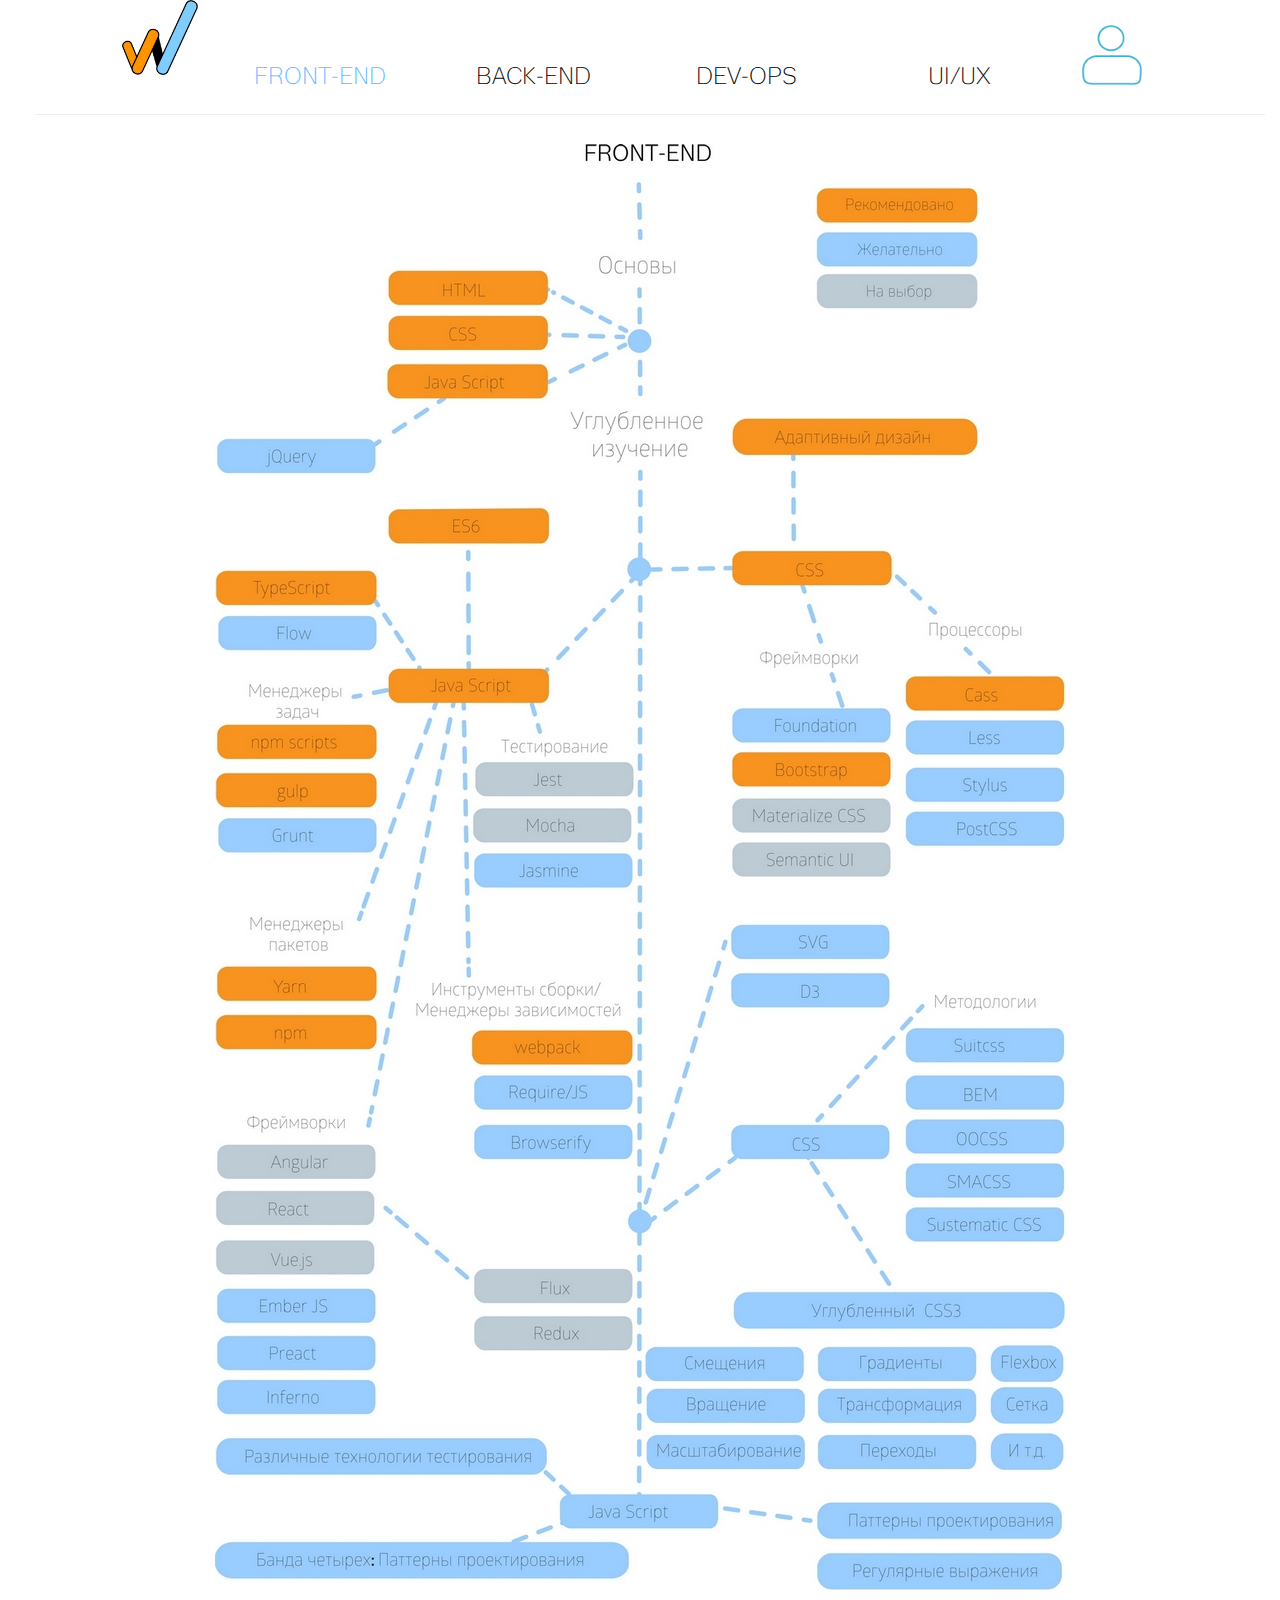
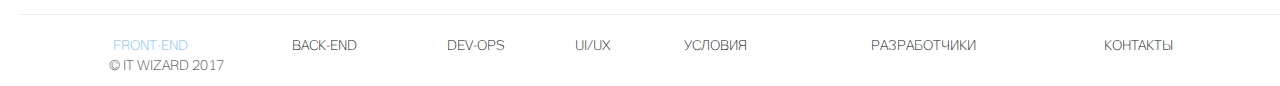
<file: proektEND-master/curses.html>
<!doctype html>
<html>

<head>
    <link href="style\bootstrap.min.css" rel="stylesheet" />
    <link href="style/style.css" rel="stylesheet" />
    <link href="style/styleKatalog.css" rel="stylesheet" />
    <script src="js\jquery-3.2.1.min.js"></script>
    <script src="js\bootstrap.min.js"></script>
    <meta charset="utf-8" />
    <title>Каталог курсов</title>
</head>

<body>
    <div id="black" class="black"></div>
    <div id="curses" class="curses">

        <div id="unseen" class="content_click"></div>
        <!--всплывающее окно   -->
        <div id=close><img src="img\close.png"></div>
        <input id="search" type="text" value=" ПОИСК">
        <a href="#">
            <div id="loup"></div>
        </a>

        <div class="cours">
            <h3>HTML academy. Базовый HTML и CSS3</h3>
            <div class="popular">
                <p>популярный</p>
            </div>
            <div id="academy"></div>
            <p class="otzyv" style="color:black">Рейтинг &nbsp &nbsp&nbsp</p>
            <div id=stars></div>
            <p class="otzyv" style="color:black">Сложность</p>
            <div id=stars></div>
            <p class="otzyv" style="color:black">Время &nbsp &nbsp &nbsp&nbsp&nbsp</p>
            <div id=stars></div>
            <p id="otzyv2"><a href="#" style="color:black">Отзывы(5)</a></p>
            <a href="errPage.html" style="color:black">
                <div id="more" class="bottom">
                    <p>подробнее</p>
                </div>
                <a>
                    <a href="errPage.html" style="color:black">
                        <div id="out" class="bottom" style="color:black">
                            <p>перейти на сайт курсов</p>
                        </div>
                    </a>
        </div>

        <hr />

        <div class="cours">
            <h3>Нетология. Курс HTML-верстка: с нуля до первого макета </h3>
            <div class="new">
                <p>новый</p>
            </div>
            <div id="neit"></div>
            <p class="otzyv" style="color:black">Рейтинг &nbsp &nbsp&nbsp</p>
            <div id=stars></div>
            <p class="otzyv" style="color:black">Сложность</p>
            <div id=stars></div>
            <p class="otzyv" style="color:black">Время &nbsp &nbsp &nbsp&nbsp&nbsp</p>
            <div id=stars></div>
            <p id="otzyv2"><a href="#" style="color:black">Отзывы(12)</a></p>
            <a href="errPage.html">
                <div id="more" class="bottom" style="color:black">
                    <p>подробнее</p>
                </div>
                <a>
                    <a href="errPage.html">
                        <div id="out" class="bottom" style="color:black">
                            <p>перейти на сайт курсов</p>
                        </div>
                    </a>
        </div>

        <hr/>

        <div class="cours">
            <h3>freeCodeCamp. Learn to code for free</h3>
            <div class="new">
                <p>новый</p>
            </div>
            <div id="free"></div>
            <p class="otzyv" style="color:black">Рейтинг &nbsp &nbsp&nbsp</p>
            <div id=stars></div>
            <p class="otzyv" style="color:black">Сложность</p>
            <div id=stars></div>
            <p class="otzyv" style="color:black">Время &nbsp &nbsp &nbsp&nbsp&nbsp</p>
            <div id=stars></div>
            <p id="otzyv2"><a href="#" style="color:black">Отзывы(7)</a></p>
            <a href="errPage.html">
                <div id="more" class="bottom" style="color:black">
                    <p>подробнее</p>
                </div>
                <a>
                    <a href="errPage.html">
                        <div id="out" class="bottom" style="color:black">
                            <p>перейти на сайт курсов</p>
                        </div>
                    </a>
        </div>

        <hr/>

        <div class="cours">
            <h3>Основы Веб-дизайна и Програмирования</h3>
            <div class="popular">
                <p>популярный</p>
            </div>
            <p class="otzyv" style="color:black">Рейтинг &nbsp &nbsp&nbsp</p>
            <div id=stars></div>
            <p class="otzyv" style="color:black">Сложность</p>
            <div id=stars></div>
            <p class="otzyv" style="color:black">Время &nbsp &nbsp &nbsp&nbsp&nbsp</p>
            <div id=stars></div>
            <p id="otzyv2"><a href="#" style="color:black">Отзывы(3)</a></p>
            <a href="errPage.html">
                <div id="more" class="bottom" style="color:black">
                    <p>подробнее</p>
                </div>
                <a>
                    <a href="errPage.html">
                        <div id="out" class="bottom" style="color:black">
                            <p>перейти на сайт курсов</p>
                        </div>
                    </a>
        </div>

        <hr/>

    </div>


    <div class="container-fluid">
        <div class="row">
            <div class="col-md-1"></div>
            <div class="col-md-1">
                <a href="index.html"><img src="img/logo.png" class="img-responsive" alt=""></a>
            </div>
            <div class="col-md-2 vertical_cl_1 center-block"><a href="curses.html" style="color:rgb(99, 184, 255);">FRONT-END</a></div>
            <div class="col-md-2 vertical_cl_1 center-block"><a href="errPage.html">BACK-END</a></div>
            <div class="col-md-2 vertical_cl_1 center-block"><a href="errPage.html">DEV-OPS</a></div>
            <div class="col-md-2 vertical_cl_1 center-block"><a href="errPage.html">UI/UX</a></div>
            <div class="col-md-1">
                <a href="kabinet.html"><img src="img/peopl.png" class="img_header" alt=""></a>
            </div>
            <div class="col-md-1 "></div>
        </div>
        <div class="row">
            <div class="col-md-12">
                <hr/>
            </div>
            <!--///////////////////////////   контент    ////////////////////-->

            <div id="content" class="content"></div>


            <!--///////////////////////////   футер   ////////////////////-->

            <hr />
        </div>
        <div class="col-md-1 "></div>
    </div>
    <div class="row">
        <!--<div class="col-md-1"></div>-->
        <div class="col-md-12 footer_a">
            <a href="#" style="color:rgb(99, 184, 255);">FRONT-END</a>
            <a href="#">BACK-END</a>
            <a href="#">DEV-OPS</a>
            <a href="#">UI/UX</a>
            <a href="#">УСЛОВИЯ</a>
            <a href="#">РАЗРАБОТЧИКИ</a>
            <a href="#">КОНТАКТЫ</a>


        </div>
        <!--<div class="col-md-1 "></div>-->
    </div>
    <div class="row">
        <div class="col-md-1"></div>
        <div class="col-md-2">
            <p>© IT WIZARD 2017</p>
        </div>
        <div class="col-md-9 "></div>
    </div>

    </div>

    <script src="js\index.js"></script>
</body>

</html>
</file>
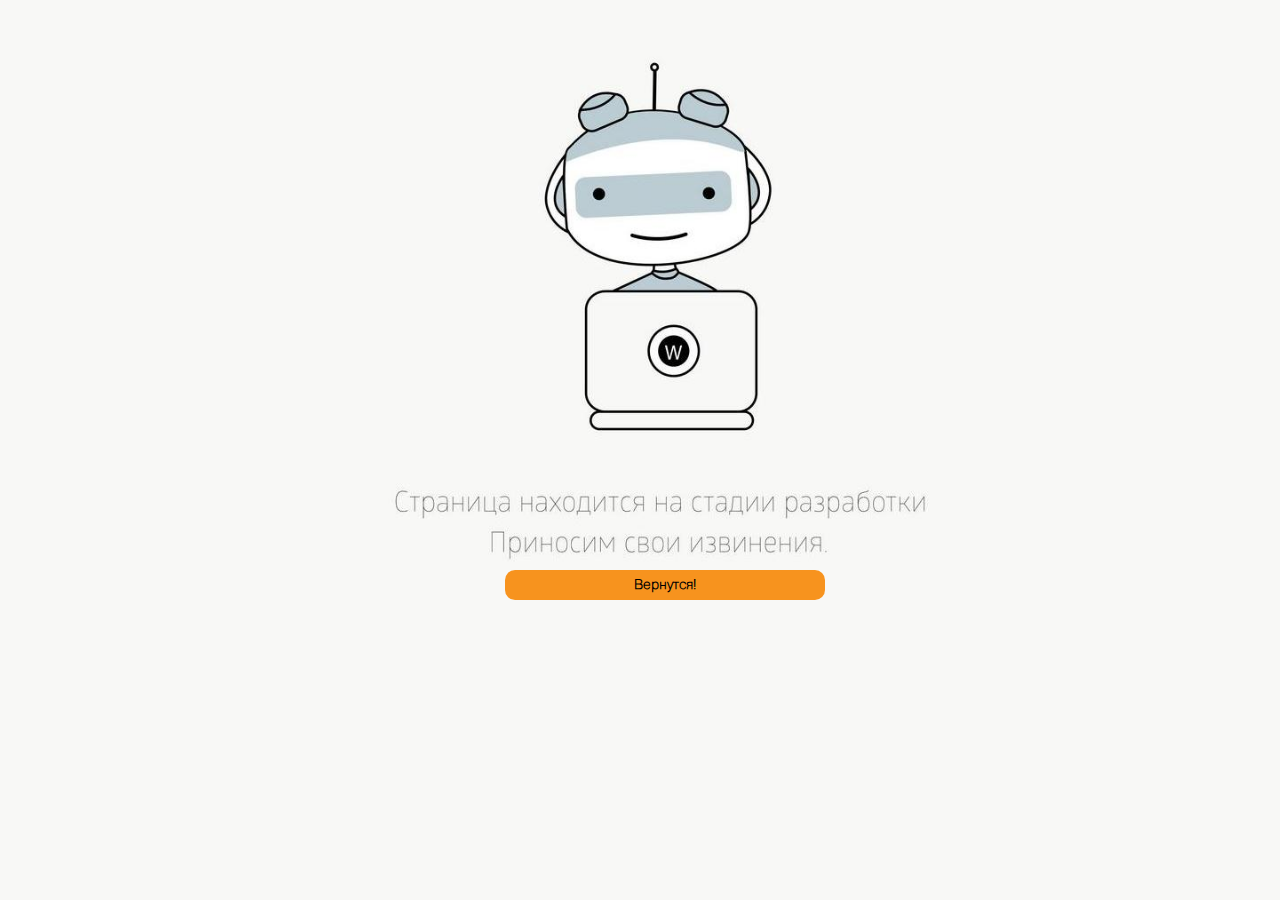
<file: proektEND-master/errPage.html>
<!DOCTYPE html>
<html>

<head>
    <meta charset="UTF-8">
    <meta name="viewport" content="width=device-width, initial-scale=1.0">
    <meta http-equiv="X-UA-Compatible" content="ie=edge">
    <link href="style\bootstrap.min.css" rel="stylesheet" />
    <link href="style/style.css" rel="stylesheet" />
    <link href="style/styleKatalog.css" rel="stylesheet" />
    <script src="js\jquery-3.2.1.min.js"></script>
    <script src="js\bootstrap.min.js"></script>
    <meta charset="utf-8" />
    <title>Ошибка</title>
</head>

<body class="body_fon">
    <div id="err">
        <a href="index.html">
            <div id="back" class="bottom">
                <p style="color:black">Вернутся!</p>
            </div>
        </a>
        <div>
</body>

</html>
</file>
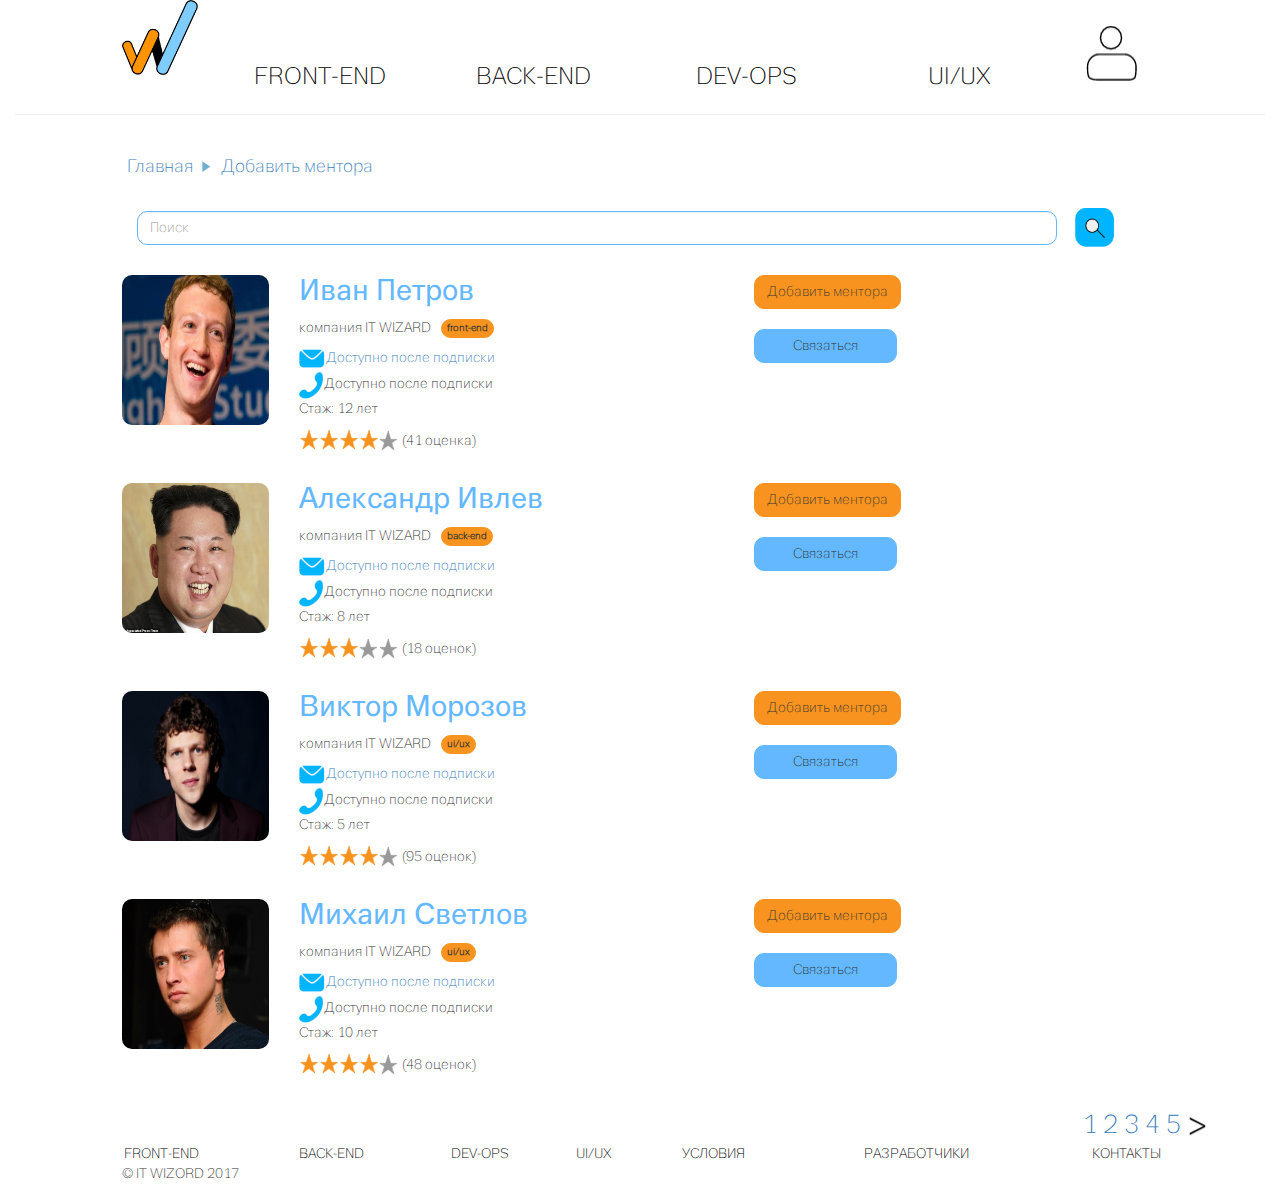
<file: proektEND-master/mentor.html>
<!doctype html>
<html>

<head>
    <link href="style\bootstrap.min.css" rel="stylesheet" />
    <link href="style/style.css" rel="stylesheet" />
    <script src="js\jquery-3.2.1.min.js"></script>
    <script src="js\bootstrap.min.js"></script>
    <meta charset="utf-8" />
    <title>Ментор</title>
</head>

<body>


    <div class="container-fluid">
        <div class="row">
            <div class="col-md-1"></div>
            <div class="col-md-1">
                <a href="index.html"><img src="img/logo.png" class="img-responsive" alt=""></a>
            </div>
            <div class="col-md-2 vertical_cl_1 center-block"><a href="curses.html">FRONT-END</a></div>
            <div class="col-md-2 vertical_cl_1 center-block"><a href="errPage.html">BACK-END</a></div>
            <div class="col-md-2 vertical_cl_1 center-block"><a href="errPage.html">DEV-OPS</a></div>
            <div class="col-md-2 vertical_cl_1 center-block"><a href="errPage.html">UI/UX</a></div>
            <div class="col-md-1">
                <a href="kabinet.html"><img src="img/peopl-pust.PNG" class="img_header" alt=""></a>
            </div>
            <div class="col-md-1 "></div>
        </div>
        <div class="row">
            <div class="col-md-12">
                <hr/>



            </div>

        </div>
        <div class="row">
            <div class="col-md-1"></div>
            <div class="col-md-10">

                <div class="col-md-4 link_size">
                    <a href="#">Главная</a>
                    <a href="#"><img src="img/arrow.png"></a>
                    <a href="#">Добавить ментора</a>
                </div>

            </div>
            <div class="col-md-1 "></div>
        </div>
        <div class="row">
            <div class="col-md-1"></div>
            <div class="col-md-10">
                <div class="col-md-11">
                    <input type="text" class="form-control poisk" placeholder="Поиск">
                </div>
                <div class="col-md-1">
                    <button type="button" class="btn btn-link"><img src="img/lupa.png" class="btn_l" alt=""></button>
                </div>





            </div>
            <div class="col-md-1 "></div>
        </div>
        <div class="row">
            <div class="col-md-1"></div>
            <div class="col-md-10">
                <div class="row">
                    <div class="col-md-2"><img src="img/фото_1.jpg" class="img-responsive img_foto" alt=""></div>
                    <div class="col-md-4">
                        <h2>Иван Петров</h2>
                        <p>компания IT WIZARD<button type="button" class="btn btn-default btn-xs btnsize1_xs bgcolor_2">front-end</button></p>
                        <address>         
                            <a href="mailto:#"><img src="img/mail.png" alt="">Доступно после подписки</a></br>          
                            <abbr title="Phone"><img src="img/phone.png" alt=""></abbr>Доступно после подписки</br> 
                            <p>Стаж: 12 лет</p>
<img src="img/star.png"/><img src="img/star.png"/><img src="img/star.png"/><img src="img/star.png"/><img src="img/star-pust.png"/>
                       (41 оценка)
</address>
                    </div>
                    <div class="col-md-1"></div>
                    <div class="col-md-3"><button type="button" class="btn btn-default bgcolor_2">Добавить ментора</button><br/><button type="button" class="btn btn-default bgcolor_1N">Связаться</button></div>
                </div>
                <p></p>
            </div>
            <div class="col-md-1 "></div>
        </div>
        <div class="row">
            <div class="col-md-1"></div>
            <div class="col-md-10">
                <div class="row">
                    <div class="col-md-2"><img src="img/фото_5.jpg" class="img-responsive img_foto" alt=""></div>
                    <div class="col-md-4">
                        <h2>Александр Ивлев</h2>
                        <p>компания IT WIZARD<button type="button" class="btn btn-default btn-xs btnsize1_xs bgcolor_2">back-end</button></p>
                        <address>         
                            <a href="mailto:#"><img src="img/mail.png" alt="">Доступно после подписки</a></br>          
                            <abbr title="Phone"><img src="img/phone.png" alt=""></abbr>Доступно после подписки</br> 
                            <p>Стаж: 8 лет</p>
<img src="img/star.png"/><img src="img/star.png"/><img src="img/star.png"/><img src="img/star-pust.png"/><img src="img/star-pust.png"/>
                 (18 оценок)
</address>
                    </div>
                    <div class="col-md-1"></div>
                    <div class="col-md-3"><button type="button" class="btn btn-default bgcolor_2">Добавить ментора</button><br/><button type="button" class="btn btn-default bgcolor_1N">Связаться</button></div>
                </div>
                <p></p>
            </div>
            <div class="col-md-1 "></div>
        </div>
        <div class="row">
            <div class="col-md-1"></div>
            <div class="col-md-10">
                <div class="row">
                    <div class="col-md-2"><img src="img/фото_2.jpg" class="img-responsive img_foto" alt=""></div>
                    <div class="col-md-4">
                        <h2>Виктор Морозов</h2>
                        <p>компания IT WIZARD<button type="button" class="btn btn-default btn-xs btnsize1_xs bgcolor_2">ui/ux</button></p>
                        <address>         
                            <a href="mailto:#"><img src="img/mail.png" alt="">Доступно после подписки</a></br>          
                            <abbr title="Phone"><img src="img/phone.png" alt=""></abbr>Доступно после подписки</br> 
                            <p>Стаж: 5 лет</p>
<img src="img/star.png"/><img src="img/star.png"/><img src="img/star.png"/><img src="img/star.png"/><img src="img/star-pust.png"/>
  (95 оценок)
</address>
                    </div>
                    <div class="col-md-1"></div>
                    <div class="col-md-3"><button type="button" class="btn btn-default bgcolor_2">Добавить ментора</button><br/><button type="button" class="btn btn-default bgcolor_1N">Связаться</button></div>
                </div>
                <p></p>
            </div>
            <div class="col-md-1 "></div>
        </div>
        <div class="row">
            <div class="col-md-1"></div>
            <div class="col-md-10">
                <div class="row">
                    <div class="col-md-2"><img src="img/фото_3.jpg" class="img-responsive img_foto" alt=""></div>
                    <div class="col-md-4">
                        <h2>Михаил Светлов</h2>
                        <p>компания IT WIZARD<button type="button" class="btn btn-default btn-xs btnsize1_xs bgcolor_2">ui/ux</button></p>
                        <address>         
                            <a href="mailto:#"><img src="img/mail.png" alt="">Доступно после подписки</a></br>          
                            <abbr title="Phone"><img src="img/phone.png" alt=""></abbr>Доступно после подписки</br> 
                            <p>Стаж: 10 лет</p>
<img src="img/star.png"/><img src="img/star.png"/><img src="img/star.png"/><img src="img/star.png"/><img src="img/star-pust.png"/>
(48 оценок)
                        </address>
                    </div>
                    <div class="col-md-1"></div>
                    <div class="col-md-3"><button type="button" class="btn btn-default bgcolor_2">Добавить ментора</button><br/><button type="button" class="btn btn-default bgcolor_1N">Связаться</button></div>
                </div>
                <p></p>
            </div>
            <div class="col-md-1 "></div>
        </div>
        <div class="row">
            <div class="col-md-2 col-md-offset-10 prochee">
                <a href="#">1</a>
                <a href="#">2</a>
                <a href="#">3</a>
                <a href="#">4</a>
                <a href="#">5</a>
                <a href="#"><img src="img/arrow_2.png"></a>
            </div>

        </div>
        <div class="row">
            <!--<div class="col-md-1"></div>-->
            <div class="col-md-12 footer_a">
                <a href="#">FRONT-END</a>
                <a href="#">BACK-END</a>
                <a href="#">DEV-OPS</a>
                <a href="#">UI/UX</a>
                <a href="#">УСЛОВИЯ</a>
                <a href="#">РАЗРАБОТЧИКИ</a>
                <a href="#">КОНТАКТЫ</a>


            </div>
            <!--<div class="col-md-1 "></div>-->
        </div>
        <div class="row">
            <div class="col-md-1"></div>
            <div class="col-md-2">
                <p>© IT WIZORD 2017</p>
            </div>
            <div class="col-md-9 "></div>
        </div>

    </div>


</body>

</html>
</file>
<file: proektEND-master/style/style.css>
@font-face {
     font-family: TriviaSansLight;
     /* Имя шрифта */
     src: url(../fonts/TriviaSansLight.otf);
     /* Путь к файлу со шрифтом */
 }
 
 @font-face {
     font-family: TriviaSansRegular;
     /* Имя шрифта */
     src: url(../fonts/TriviaSansRegular.otf);
     /* Путь к файлу со шрифтом */
 }
 
 body {
     font-family: TriviaSansLight;
 }
 
 .vertical_cl_1 {
     padding-top: 60px;
     text-align: center;
     font-size: 18pt;
 }
 
 .vertical_cl_1 a,
 .footer_a a {
     color: black;
     text-decoration: none;
 }
 
 h2 {
     color: rgb(99, 184, 255);
 }
 
 .bgcolor_1 {
     background-color: rgb(99, 184, 255);
     border-color: rgb(99, 184, 255);
     border-radius: 10px;
     width: 80%;
 }
 
 .bgcolor_1M {
     background-color: rgb(99, 184, 255);
     border-color: rgb(99, 184, 255);
     border-radius: 10px;
     margin-left: 10px;
 }
 
 .bgcolor_1N {
     background-color: rgb(99, 184, 255);
     border-color: rgb(99, 184, 255);
     border-radius: 10px;
     width: 143px;
     margin-top: 20px;
     margin-left: 10px;
 }
 
 .bgcolor_2N {
     background-color: rgb(247, 147, 30);
     border-color: rgb(247, 147, 30);
     border-radius: 10px;
     width: 200px;
     margin-top: 20px;
     margin-left: 0px;
 }
 
 .bgcolor_2 {
     background-color: rgb(247, 147, 30);
     border-color: rgb(247, 147, 30);
     border-radius: 10px;
     margin-left: 10px;
 }
 
 .btncolor_left,
 .btncolor_left2 {
     border-top-left-radius: 10px;
     border-top-right-radius: 0px;
     border-bottom-left-radius: 10px;
     border-bottom-right-radius: 0px;
     margin-right: -5px;
     width: 60%;
 }
 
 .btncolor_right,
 .btncolor_right2 {
     border-top-right-radius: 10px;
     border-top-left-radius: 0px;
     border-bottom-right-radius: 10px;
     border-bottom-left-radius: 0px;
 }
 
 .btncolor_left,
 .btncolor_right {
     margin-bottom: 15px;
     border-width: 2px;
     border-color: rgb(99, 184, 255);
 }
 
 .btncolor_left2,
 .btncolor_right2 {
     margin-bottom: 15px;
     border-width: 2px;
     border-color: rgb(247, 147, 30);
 }
 
 .btnsize1_xs {
     font-size: 10px;
     font-weight: bold;
 }
 
 .img_header {
     width: 60px;
     height: 60px;
     margin: 25px 0px 0px 0px;
 }
 
 .footer_a a {
     display: table-cell;
     text-align: center;
     vertical-align: middle;
 }
 
 .footer_a {
     display: table;
     position: relative;
     padding-right: 5.433333%;
     padding-left: 5.566666%;
 }
 
 h2 {
     font-family: TriviaSansRegular;
     margin-top: 0px;
 }
 
 h3 {
     font-family: TriviaSansRegular;
     margin-top: 70px;
 }
 
 btn {
     margin-top: 10px;
 }
 
 .link_size {
     font-size: 18px;
     margin: 20px 0px 30px -10px;
 }
 
 .link_size:first-child {
     text-decoration: none;
     color: black !important;
 }
 
 .poisk {
     border-radius: 10px;
     border-color: rgb(99, 184, 255);
     margin-bottom: 30px;
 }
 
 .btn_l {
     margin: -10px 0px 0px -25px;
     height: 40px;
     width: 40px;
 }
 
 .img_foto {
     width: 200px;
     height: 150px;
     border-radius: 10px;
     border-color: rgb(99, 184, 255);
     border-width: 50px;
 }
 
 .prochee {
     font-size: 26px;
 }
 
 .prochee:first-child {
     color: grey;
 }
 
 .prochee:nth-child(5) {
     margin: -10px 0px 0px -25px;
 }
</file>
<file: proektEND-master/style/styleKatalog.css>
.content {
    margin: 50px auto 0;
    height: 1450px;
    width: 850px;
    background-image: url(../img/10.jpg);
    background-repeat: no-repeat;
}

.content_click {
    margin: 50px auto 0;
    height: 1450px;
    width: 850px;
    background-image: url(../img/10.2.jpg);
    background-repeat: no-repeat;
}

.black {
    position: absolute;
    z-index: 300;
    width: 100%;
    height: 0;
    background-color: black;
    opacity: 0;
}

.black_click {
    position: absolute;
    z-index: 300;
    width: 100%;
    height: 245%;
    background-color: black;
    opacity: 0.7;
    transition: opacity 0.3s linear 0.5s;
}

.curses {
    position: absolute;
    top: 70px;
    right: 120px;
    z-index: 400;
    width: 0px;
    height: 0px;
    overflow-y: scroll;
    background-color: white;
}

.curses_click {
    position: absolute;
    top: 70px;
    right: 120px;
    z-index: 400;
    width: 450px;
    height: 550px;
    overflow-y: scroll;
    background-color: white;
    animation: move 2s 1 ease-in;
}

@keyframes move {
    from {
        width: 0px;
        height: 0px;
    }
    70% {
        width: 0px;
        height: 0px;
    }
    to {
        width: 450px;
        height: 550px;
    }
}

div hr {
    margin-left: 20px;
}

#search {
    height: 30px;
    width: 340px;
    border: 2px solid rgb(99, 184, 255);
    border-radius: 10px;
    margin: 20px 0 20px 20px;
    display: inline-block;
}

#search p {
    margin: 3px 7px;
}

#loup {
    height: 32px;
    width: 32px;
    background-image: url(../img/lupa.png);
    background-size: cover;
    display: inline-block;
    margin: -12px 3px;
}

.cours {
    margin: 15px;
}

.cours h3 {
    color: rgb(99, 184, 255);
    font-size: 20px;
}

.popular {
    height: 10px;
    width: 80px;
    margin-bottom: 5px;
    background-color: rgb(247, 147, 30);
    border-radius: 5px;
    padding-bottom: 17px;
    text-align: center;
    font-size: 11px;
    font-weight: bold;
}

.popular p {
    font-weight: bold;
}

.new {
    height: 10px;
    width: 80px;
    background-color: rgb(99, 184, 255);
    border-radius: 5px;
    padding-bottom: 17px;
    margin-bottom: 5px;
    text-align: center;
    font-size: 11px;
    font-weight: bold;
}

.new p {
    font-weight: bold;
}

#otzyv {
    margin: 10px 0px;
    font-weight: bold;
    color: black !important
}

.bottom {
    border-radius: 10px;
    margin: 10px 0;
    display: inline-block;
    font-weight: bold;
    text-align: center;
}

.bottom p {
    margin-top: 5px;
}

#more {
    height: 30px;
    width: 80px;
    background-color: rgb(99, 184, 255);
}

#out {
    height: 30px;
    width: 250px;
    background-color: rgb(247, 147, 30);
    margin-left: 10px;
}

#err {
    height: 700px;
    width: 1000px;
    background-image: url(../img/err.jpg);
    background-size: cover;
    margin: 0 auto;
}

#back {
    position: relative;
    top: 560px;
    height: 30px;
    width: 320px;
    background-color: rgb(247, 147, 30);
    margin-left: 365px;
}

#unseen {
    position: absolute;
    top: -2000px;
}

#stars {
    display: inline-block;
    margin: 0 200px 0 5px;
    margin-top: 0;
    padding: 0;
    height: 15px;
    width: 100px;
    background-image: url(../img/stars.jpg);
    background-size: cover;
}

.otzyv {
    display: inline-block;
    margin-bottom: -15px;
    margin-top: 0;
    padding: 0;
    font-size: 13px;
    font-weight: bold;
}

#otzyv2 {
    display: inline-block;
    margin: 0 300px 0 0;
    margin-top: 5px;
    padding: 0;
    font-size: 13px;
}

#academy {
    position: absolute;
    right: 60px;
    height: 55px;
    width: 120px;
    z-index: 500;
    border-radius: 5px;
    border: 3px solid rgb(99, 184, 255);
    background-image: url(../img/htmlacademy.png);
    background-size: cover;
}

#neit {
    position: absolute;
    right: 40px;
    height: 50px;
    width: 200px;
    z-index: 500;
    border-radius: 5px;
    border: 3px solid rgb(99, 184, 255);
    background-image: url(../img/netology.png);
    background-size: cover;
}

#free {
    position: absolute;
    right: 40px;
    height: 30px;
    width: 200px;
    z-index: 500;
    border-radius: 5px;
    border: 3px solid rgb(99, 184, 255);
    background-image: url(../img/freeCC.png);
    background-size: cover;
}

#close {
    position: absolute;
    border-radius: 5px;
    right: 1px;
    height: 27px;
    width: 27px;
    background-color: lightgray;
    background-size: cover;
}

#close:hover {
    position: absolute;
    border-radius: 5px;
    right: 1px;
    height: 27px;
    width: 27px;
    background-color: gray;
    background-size: cover;
}

.body_fon {
    background-color: rgb(248, 248, 246);
}
</file>
